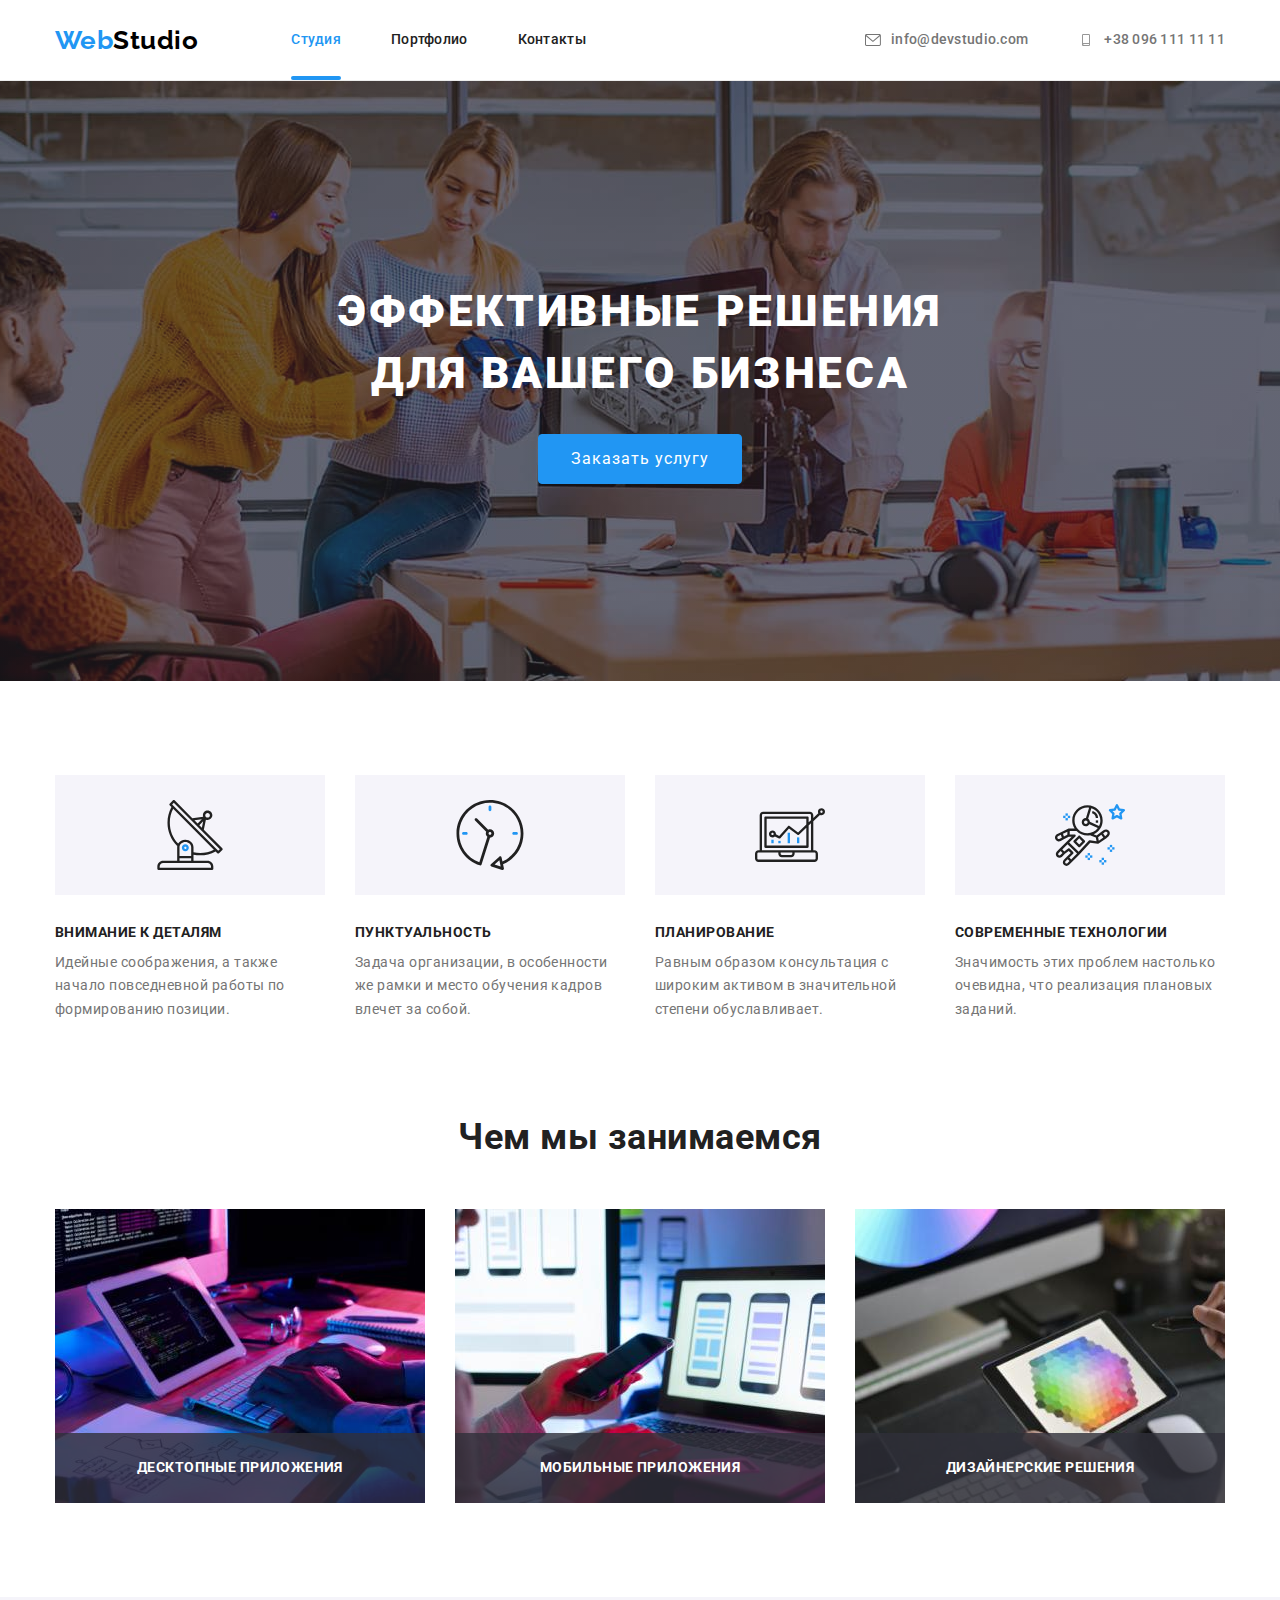
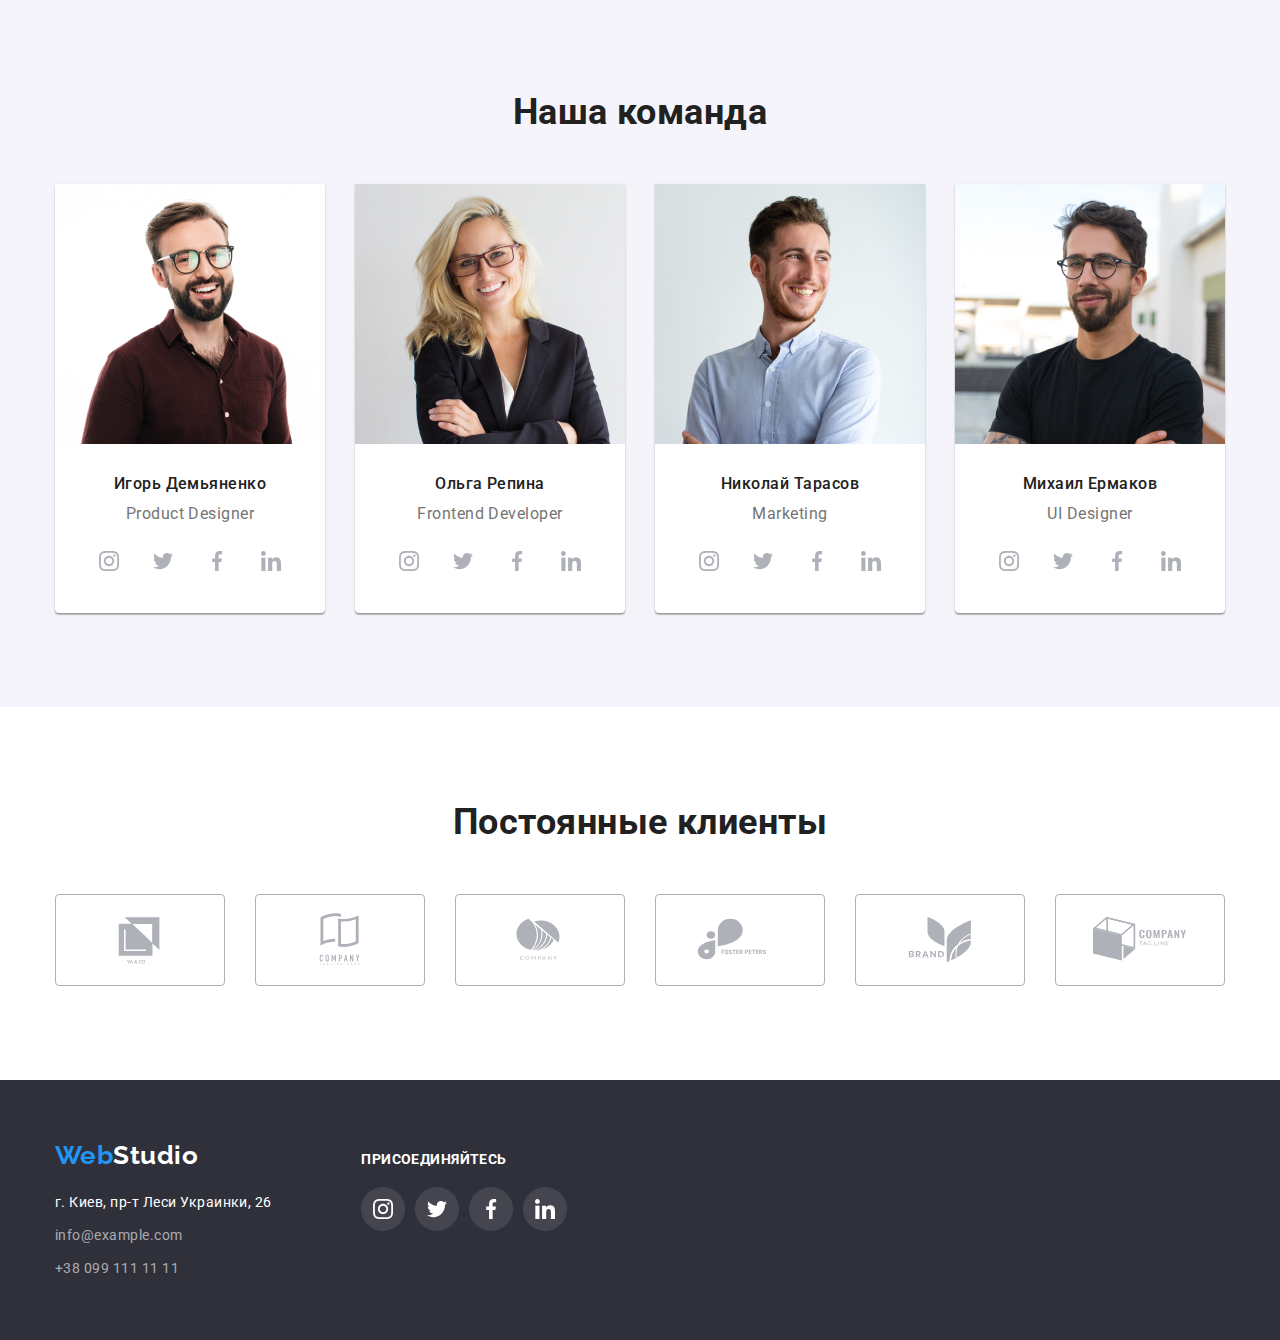
<file: index.html>
<!DOCTYPE html>
<html lang="en">
  <head>
    <meta charset="UTF-8" />
    <meta http-equiv="X-UA-Compatible" content="IE=edge" />
    <meta name="viewport" content="width=device-width, initial-scale=1.0" />
    <title>Web Studio</title>
    <link rel="preconnect" href="https://fonts.googleapis.com" />
    <link rel="preconnect" href="https://fonts.gstatic.com" crossorigin />
    <link
      href="https://fonts.googleapis.com/css2?family=Raleway:wght@700&family=Roboto:wght@400;500;700;900&display=swap"
      rel="stylesheet"
    />
    <link
      rel="stylesheet"
      href="https://cdnjs.cloudflare.com/ajax/libs/modern-normalize/1.1.0/modern-normalize.min.css"
    />
    <link rel="stylesheet" href="./css/styles.css" />
  </head>

  <body>
    <!-- header -->
    <header class="top-header">
      <div class="container">
        <nav class="site-nav">
          <a href="./index.html" class="logo"
            ><span class="logo-firstpart">Web</span>Studio</a
          >
          <ul class="site-nav-list list">
            <li class="site-nav-item">
              <a href="./index.html" class="nav-link current">Студия</a>
            </li>
            <li class="site-nav-item">
              <a href="./portfolio.html" class="nav-link">Портфолио</a>
            </li>
            <li class="site-nav-item">
              <a href="" class="nav-link">Контакты</a>
            </li>
          </ul>
        </nav>
        <ul class="contacts-list list">
          <li class="contacts-item">
            <a class="contact-mail" href="mailto:info@devstudio.com">
              <svg class="contact-mail-icon" width="16" height="12">
                <use href="./images/icons.svg#envelope"></use></svg
              >info@devstudio.com</a
            >
          </li>
          <li class="contacts-item">
            <a class="contact-tel" href="tel:+380961111111">
              <svg class="contact-tel-icon" width="16" height="12">
                <use href="./images/icons.svg#smartphone"></use></svg
              >+38 096 111 11 11</a
            >
          </li>
        </ul>
      </div>
    </header>

    <!-- STUDIO -->
    <main>
      <!-- HERO -->
      <section class="hero-section">
        <div class="container">
          <h1 class="hero-title">Эффективные решения для вашего бизнеса</h1>
          <button type="button" class="hero-btn" data-modal-open>
            Заказать услугу
          </button>
        </div>
      </section>

      <!-- FEATURES -->
      <section class="features-section">
        <div class="container">
          <ul class="features-list list">
            <li class="features-item">
              <div class="features-bg">
                <svg class="features-icons" width="70px" height="70px">
                  <use href="./images/icons.svg#antenna"></use>
                </svg>
              </div>
              <h3 class="features-title">Внимание к деталям</h3>
              <p class="features-desc">
                Идейные соображения, а также начало повседневной работы по
                формированию позиции.
              </p>
            </li>
            <li class="features-item">
              <div class="features-bg">
                <svg class="features-icons" width="70px" height="70px">
                  <use href="./images/icons.svg#clock"></use>
                </svg>
              </div>
              <h3 class="features-title">Пунктуальность</h3>
              <p class="features-desc">
                Задача организации, в особенности же рамки и место обучения
                кадров влечет за собой.
              </p>
            </li>
            <li class="features-item">
              <div class="features-bg">
                <svg class="features-icons" width="70px" height="70px">
                  <use href="./images/icons.svg#diagram"></use>
                </svg>
              </div>
              <h3 class="features-title">Планирование</h3>
              <p class="features-desc">
                Равным образом консультация с широким активом в значительной
                степени обуславливает.
              </p>
            </li>
            <li class="features-item">
              <div class="features-bg">
                <svg class="features-icons" width="70" height="70">
                  <use href="./images/icons.svg#astronaut"></use>
                </svg>
              </div>
              <h3 class="features-title">Современные технологии</h3>
              <p class="features-desc">
                Значимость этих проблем настолько очевидна, что реализация
                плановых заданий.
              </p>
            </li>
          </ul>
        </div>
      </section>

      <!-- OUR WORK -->
      <section class="work-section">
        <div class="container">
          <h2 class="section-title">Чем мы занимаемся</h2>
          <ul class="work-section-list list">
            <li class="work-section-item">
              <img
                src="./images/aboutwork/img-1.jpg"
                alt="Создание сайтов для ПК"
                width="370"
                height="294"
                class="work-section-img"
              />
              <div class="work-section-text-container">
                <p class="work-section-title">Десктопные приложения</p>
              </div>
            </li>
            <li class="work-section-item">
              <img
                src="./images/aboutwork/img-2.jpg"
                alt="Создание сайтов для телефонов"
                width="370"
                height="294"
                class="work-section-img"
              />
              <div class="work-section-text-container">
                <p class="work-section-title">Мобильные приложения</p>
              </div>
            </li>
            <li class="work-section-item">
              <img
                src="./images/aboutwork/img-3.jpg"
                alt="Создание сайтов для планшетов"
                width="370"
                height="294"
                class="work-section-img"
              />
              <div class="work-section-text-container">
                <p class="work-section-title">Дизайнерские решения</p>
              </div>
            </li>
          </ul>
        </div>
      </section>

      <!-- OUR TEAM -->
      <section class="our-team-section">
        <div class="container">
          <h2 class="section-title">Наша команда</h2>
          <ul class="our-team-list list">
            <li class="our-team-item">
              <img
                src="./images/team/team-card-1.jpg"
                alt="Игорь Демьяненко"
                width="270"
                height="260"
                class="team-card-img"
              />
              <div class="team-card-titletext">
                <h3 class="team-card-title">Игорь Демьяненко</h3>
                <p class="team-card-text">Product Designer</p>
                <ul class="social-list list">
                  <li class="social-list-item">
                    <a href="" class="social-list-link">
                      <svg class="social-list-icon" width="20" height="20">
                        <use href="./images/icons.svg#instagram"></use>
                      </svg>
                    </a>
                  </li>
                  <li class="social-list-item">
                    <a href="" class="social-list-link">
                      <svg class="social-list-icon" width="20" height="20">
                        <use href="./images/icons.svg#twitter"></use>
                      </svg>
                    </a>
                  </li>
                  <li class="social-list-item">
                    <a href="" class="social-list-link">
                      <svg class="social-list-icon" width="20" height="20">
                        <use href="./images/icons.svg#facebook"></use>
                      </svg>
                    </a>
                  </li>
                  <li class="social-list-item">
                    <a href="" class="social-list-link">
                      <svg class="social-list-icon" width="20" height="20">
                        <use href="./images/icons.svg#linkedin"></use>
                      </svg>
                    </a>
                  </li>
                </ul>
              </div>
            </li>
            <li class="our-team-item">
              <img
                src="./images/team/team-card-2.jpg"
                alt="Ольга Репина"
                width="270"
                height="260"
                class="team-card-img"
              />
              <div class="team-card-titletext">
                <h3 class="team-card-title">Ольга Репина</h3>
                <p class="team-card-text">Frontend Developer</p>
                <ul class="social-list list">
                  <li class="social-list-item">
                    <a href="" class="social-list-link">
                      <svg class="social-list-icon" width="20" height="20">
                        <use href="./images/icons.svg#instagram"></use>
                      </svg>
                    </a>
                  </li>
                  <li class="social-list-item">
                    <a href="" class="social-list-link">
                      <svg class="social-list-icon" width="20" height="20">
                        <use href="./images/icons.svg#twitter"></use>
                      </svg>
                    </a>
                  </li>
                  <li class="social-list-item">
                    <a href="" class="social-list-link">
                      <svg class="social-list-icon" width="20" height="20">
                        <use href="./images/icons.svg#facebook"></use>
                      </svg>
                    </a>
                  </li>
                  <li class="social-list-item">
                    <a href="" class="social-list-link">
                      <svg class="social-list-icon" width="20" height="20">
                        <use href="./images/icons.svg#linkedin"></use>
                      </svg>
                    </a>
                  </li>
                </ul>
              </div>
            </li>
            <li class="our-team-item">
              <img
                src="./images/team/team-card-3.jpg"
                alt="Николай Тарасов"
                width="270"
                height="260"
                class="team-card-img"
              />
              <div class="team-card-titletext">
                <h3 class="team-card-title">Николай Тарасов</h3>
                <p class="team-card-text">Marketing</p>
                <ul class="social-list list">
                  <li class="social-list-item">
                    <a href="" class="social-list-link">
                      <svg class="social-list-icon" width="20" height="20">
                        <use href="./images/icons.svg#instagram"></use>
                      </svg>
                    </a>
                  </li>
                  <li class="social-list-item">
                    <a href="" class="social-list-link">
                      <svg class="social-list-icon" width="20" height="20">
                        <use href="./images/icons.svg#twitter"></use>
                      </svg>
                    </a>
                  </li>
                  <li class="social-list-item">
                    <a href="" class="social-list-link">
                      <svg class="social-list-icon" width="20" height="20">
                        <use href="./images/icons.svg#facebook"></use>
                      </svg>
                    </a>
                  </li>
                  <li class="social-list-item">
                    <a href="" class="social-list-link">
                      <svg class="social-list-icon" width="20" height="20">
                        <use href="./images/icons.svg#linkedin"></use>
                      </svg>
                    </a>
                  </li>
                </ul>
              </div>
            </li>
            <li class="our-team-item">
              <img
                src="./images/team/team-card-4.jpg"
                alt="Михаил Ермаков"
                width="270"
                height="260"
                class="team-card-img"
              />
              <div class="team-card-titletext">
                <h3 class="team-card-title">Михаил Ермаков</h3>
                <p class="team-card-text">UI Designer</p>
                <ul class="social-list list">
                  <li class="social-list-item">
                    <a href="" class="social-list-link">
                      <svg class="social-list-icon" width="20" height="20">
                        <use href="./images/icons.svg#instagram"></use>
                      </svg>
                    </a>
                  </li>
                  <li class="social-list-item">
                    <a href="" class="social-list-link">
                      <svg class="social-list-icon" width="20" height="20">
                        <use href="./images/icons.svg#twitter"></use>
                      </svg>
                    </a>
                  </li>
                  <li class="social-list-item">
                    <a href="" class="social-list-link">
                      <svg class="social-list-icon" width="20" height="20">
                        <use href="./images/icons.svg#facebook"></use>
                      </svg>
                    </a>
                  </li>
                  <li class="social-list-item">
                    <a href="" class="social-list-link">
                      <svg class="social-list-icon" width="20" height="20">
                        <use href="./images/icons.svg#linkedin"></use>
                      </svg>
                    </a>
                  </li>
                </ul>
              </div>
            </li>
          </ul>
        </div>
      </section>

      <!-- CLIENTS -->
      <section class="clients-section">
        <div class="container">
          <h3 class="section-title">Постоянные клиенты</h3>
          <ul class="clients-list list">
            <li class="clients-item">
              <a href="" class="clients-link">
                <svg class="clients-icon" width="106" height="60">
                  <use href="./images/icons.svg#logo-1"></use></svg
              ></a>
            </li>
            <li class="clients-item">
              <a href="" class="clients-link">
                <svg class="clients-icon" width="106" height="60">
                  <use href="./images/icons.svg#logo-2"></use></svg
              ></a>
            </li>
            <li class="clients-item">
              <a href="" class="clients-link">
                <svg class="clients-icon" width="106" height="60">
                  <use href="./images/icons.svg#logo-3"></use></svg
              ></a>
            </li>
            <li class="clients-item">
              <a href="" class="clients-link">
                <svg class="clients-icon" width="106" height="60">
                  <use href="./images/icons.svg#logo-4"></use></svg
              ></a>
            </li>
            <li class="clients-item">
              <a href="" class="clients-link">
                <svg class="clients-icon" width="106" height="60">
                  <use href="./images/icons.svg#logo-5"></use></svg
              ></a>
            </li>
            <li class="clients-item">
              <a href="" class="clients-link">
                <svg class="clients-icon" width="106" height="60">
                  <use href="./images/icons.svg#logo-6"></use></svg
              ></a>
            </li>
          </ul>
        </div>
      </section>
    </main>

    <!-- FOOTER -->
    <footer class="footer">
      <div class="footer-container container">
        <div class="footer-contacts-container">
          <a href="./index.html" class="logo"
            ><span class="logo-firstpart">Web</span>Studio</a
          >
          <address class="studio-address">
            <ul class="footer-contacts-list list">
              <li class="footer-contacts-item">
                <a
                  href="https://goo.gl/maps/VdQWWz9B43m97snR7"
                  target="_blank"
                  rel="noreferrer noopener"
                  class="footer-contact-address"
                  >г. Киев, пр-т Леси Украинки, 26</a
                >
              </li>
              <li class="footer-contacts-item">
                <a href="mailto:info@example.com" class="footer-contact-mail"
                  >info@example.com</a
                >
              </li>
              <li class="footer-contacts-item">
                <a href="tel:+380991111111" class="footer-contact-tel"
                  >+38 099 111 11 11</a
                >
              </li>
            </ul>
          </address>
        </div>

        <!-- FOOTER SOCIAL -->
        <div class="footer-social-container">
          <h3 class="footer-social-title">присоединяйтесь</h3>
          <ul class="footer-social-list list">
            <li class="footer-social-item">
              <a href="" class="footer-social-link">
                <svg class="footer-social-icon" width="20px" height="20px">
                  <use href="./images/icons.svg#instagram"></use>
                </svg>
              </a>
            </li>
            <li class="footer-social-item">
              <a href="" class="footer-social-link">
                <svg class="footer-social-icon" width="20px" height="20px">
                  <use href="./images/icons.svg#twitter"></use>
                </svg>
              </a>
            </li>
            <li class="footer-social-item">
              <a href="" class="footer-social-link">
                <svg class="footer-social-icon" width="20px" height="20px">
                  <use href="./images/icons.svg#facebook"></use>
                </svg>
              </a>
            </li>
            <li class="footer-social-item">
              <a href="" class="footer-social-link">
                <svg class="footer-social-icon" width="20px" height="20px">
                  <use href="./images/icons.svg#linkedin"></use>
                </svg>
              </a>
            </li>
          </ul>
        </div>
      </div>
    </footer>
    <div class="backdrop is-hidden" data-modal>
      <div class="modal">
        <button type="button" class="modal-close-btn" data-modal-close>
          <svg class="modal-close-btn-icon" width="18" height="18">
            <use href="./images/icons.svg#close"></use>
          </svg>
        </button>
      </div>
    </div>

    <script src="./js/modal.js"></script>
  </body>
</html>
</file>
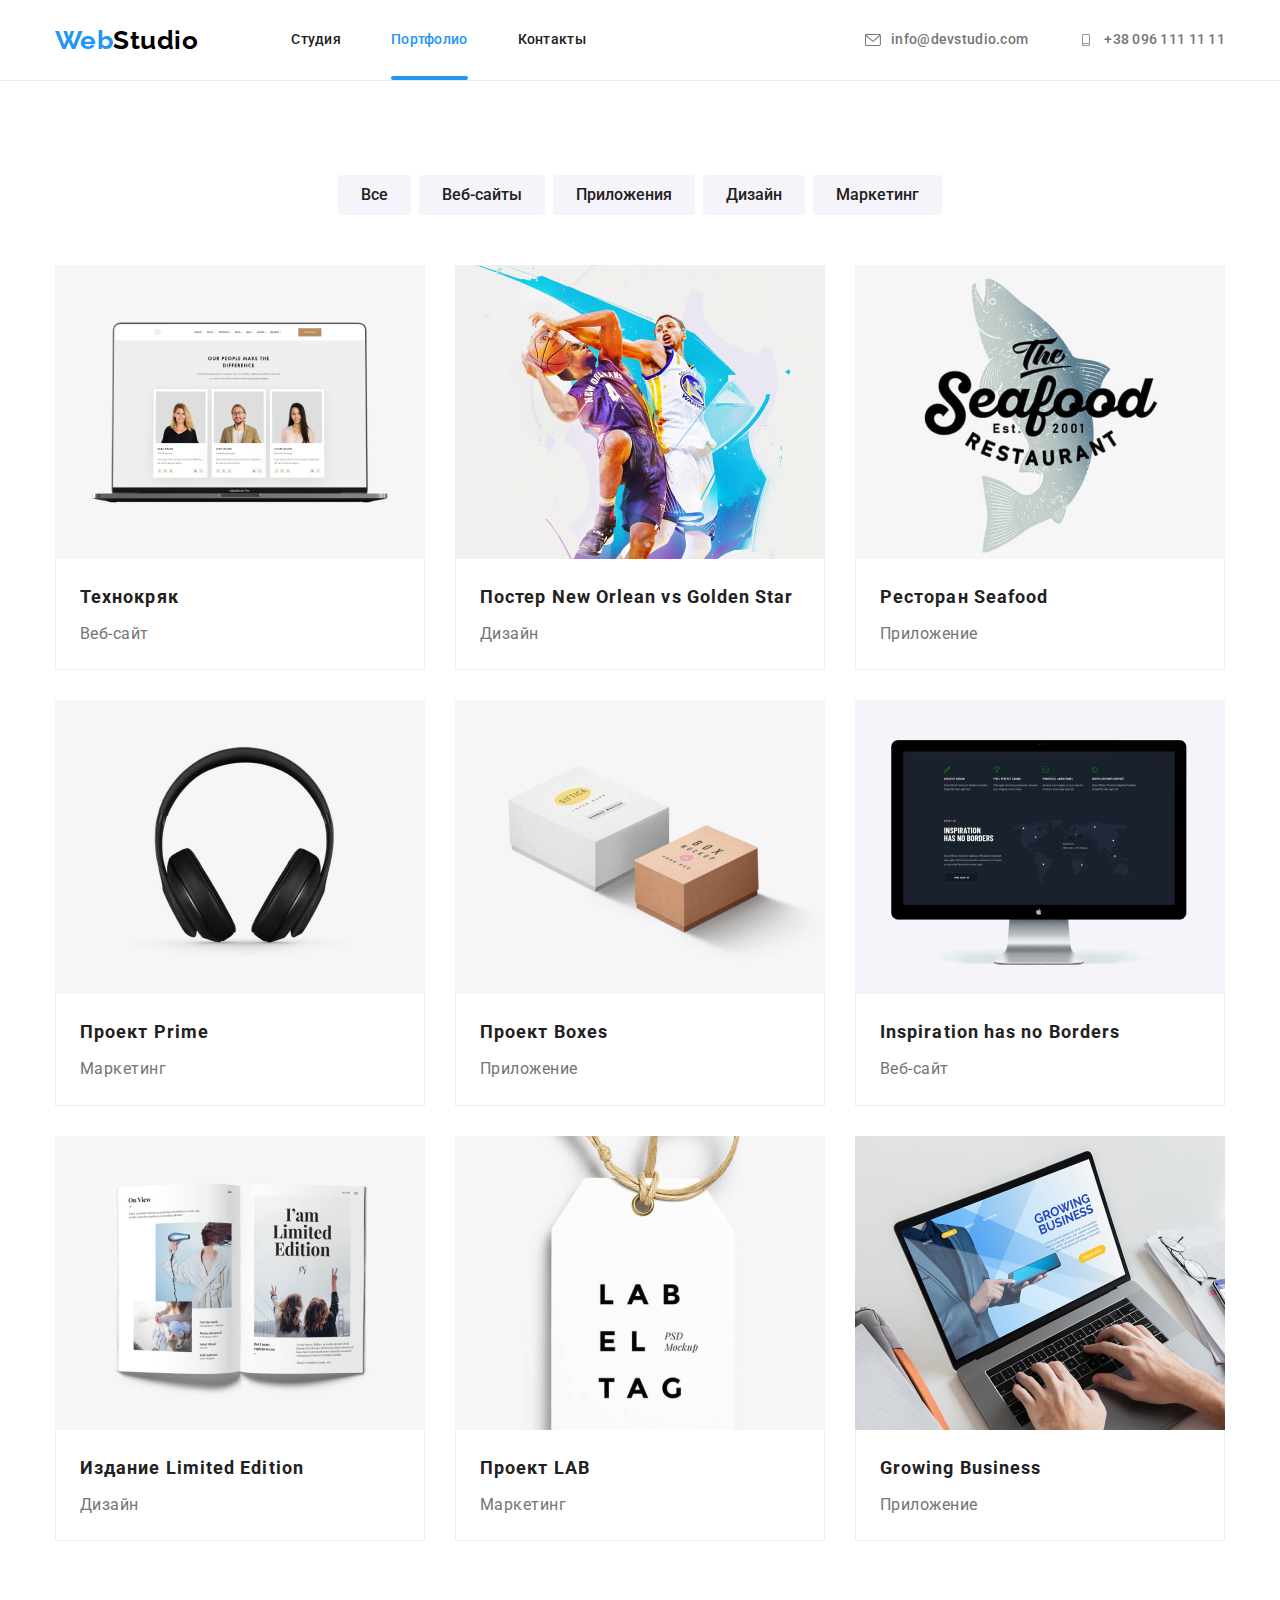
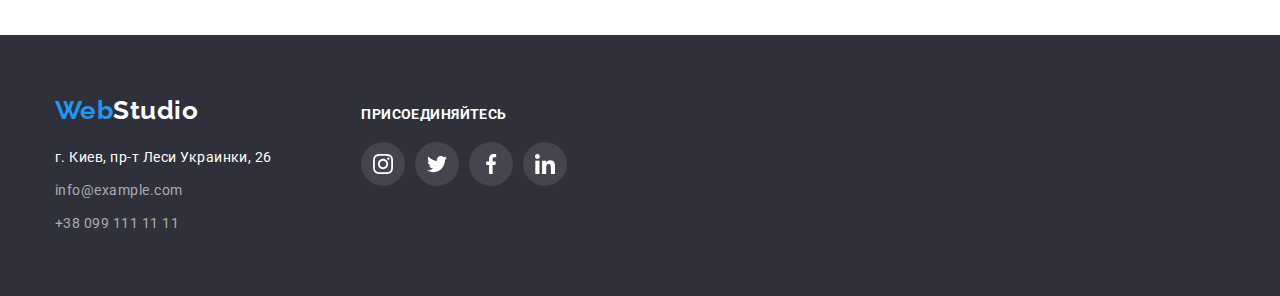
<file: portfolio.html>
<!DOCTYPE html>
<html lang="en">
  <head>
    <meta charset="UTF-8" />
    <meta http-equiv="X-UA-Compatible" content="IE=edge" />
    <meta name="viewport" content="width=device-width, initial-scale=1.0" />
    <title>portfolio</title>
    <link rel="preconnect" href="https://fonts.googleapis.com" />
    <link rel="preconnect" href="https://fonts.gstatic.com" crossorigin />
    <link
      href="https://fonts.googleapis.com/css2?family=Raleway:wght@700&family=Roboto:wght@400;500;700;900&display=swap"
      rel="stylesheet"
    />
    <link
      rel="stylesheet"
      href="https://cdnjs.cloudflare.com/ajax/libs/modern-normalize/1.1.0/modern-normalize.min.css"
    />
    <link rel="stylesheet" href="./css/styles.css" />
  </head>

  <body>
    <!-- HEADER -->
    <header class="top-header">
      <div class="container">
        <nav class="site-nav">
          <a href="./index.html" class="logo"
            ><span class="logo-firstpart">Web</span>Studio</a
          >
          <ul class="site-nav-list list">
            <li class="site-nav-item">
              <a href="./index.html" class="nav-link">Студия</a>
            </li>
            <li class="site-nav-item">
              <a href="./portfolio.html" class="nav-link current">Портфолио</a>
            </li>
            <li class="site-nav-item">
              <a href="" class="nav-link">Контакты</a>
            </li>
          </ul>
        </nav>
        <ul class="contacts-list list">
          <li class="contacts-item">
            <a class="contact-mail" href="mailto:info@devstudio.com">
              <svg class="contact-mail-icon" width="16" height="12">
                <use href="./images/icons.svg#envelope"></use></svg
              >info@devstudio.com</a
            >
          </li>
          <li class="contacts-item">
            <a class="contact-tel" href="tel:+380961111111">
              <svg class="contact-tel-icon" width="16" height="12">
                <use href="./images/icons.svg#smartphone"></use></svg
              >+38 096 111 11 11</a
            >
          </li>
        </ul>
      </div>
    </header>

    <!-- PORTFOLIO -->
    <main>
      <section class="portfolio-section">
        <div class="container">
          <h1 class="portfolio-title">Портфолио</h1>

          <!-- PORTFOLIO FILTERS -->

          <ul class="portfolio-filters-list list">
            <li class="portfolio-filter-item">
              <button type="button" class="portfolio-filter-btn">Все</button>
            </li>
            <li class="portfolio-filter-item">
              <button type="button" class="portfolio-filter-btn">
                Веб-сайты
              </button>
            </li>
            <li class="portfolio-filter-item">
              <button type="button" class="portfolio-filter-btn">
                Приложения
              </button>
            </li>
            <li class="portfolio-filter-item">
              <button type="button" class="portfolio-filter-btn">Дизайн</button>
            </li>
            <li class="portfolio-filter-item">
              <button type="button" class="portfolio-filter-btn">
                Маркетинг
              </button>
            </li>
          </ul>

          <!-- PORTFOLIO PROJECTS-->

          <ul class="portfolio-project-list list">
            <li class="portfolio-project-item">
              <a href="" class="portfolio-project-link">
                <div class="portfolio-project-img-container">
                  <img
                    src="./images/portfolio/port-img-1.jpg"
                    alt="Страница веб-сайта Технокряк"
                    width="370"
                    height="294"
                    class="portfolio-project-card"
                  />
                  <div class="portfolio-project-overlay-container">
                    <p class="portfolio-project-overlay-text">
                      Ресурс предлагает комплексные предложения с разным уровнем
                      функционала и сервисов. Все это позволит посетителю
                      получить исчерпывающие сведения о компании или частном
                      лице.
                    </p>
                  </div>
                </div>

                <div class="portfolio-project-card-titletext">
                  <h3 class="portfolio-project-card-title">Технокряк</h3>
                  <p class="portfolio-project-card-text">Веб-сайт</p>
                </div>
              </a>
            </li>
            <li class="portfolio-project-item">
              <a href="" class="portfolio-project-link">
                <div class="portfolio-project-img-container">
                  <img
                    src="./images/portfolio/port-img-2.jpg"
                    alt="Постер New Orlean vs Golden Star"
                    width="370"
                    height="294"
                    class="portfolio-project-card"
                  />
                  <div class="portfolio-project-overlay-container">
                    <p class="portfolio-project-overlay-text"></p>
                  </div>
                </div>

                <div class="portfolio-project-card-titletext">
                  <h3 class="portfolio-project-card-title">
                    Постер New Orlean vs Golden Star
                  </h3>
                  <p class="portfolio-project-card-text">Дизайн</p>
                </div>
              </a>
            </li>
            <li class="portfolio-project-item">
              <a href="" class="portfolio-project-link">
                <div class="portfolio-project-img-container">
                  <img
                    src="./images/portfolio/port-img-3.jpg"
                    alt="Логотип приложения ресторана Seafood"
                    width="370"
                    height="294"
                    class="portfolio-project-card"
                  />
                  <div class="portfolio-project-overlay-container">
                    <p class="portfolio-project-overlay-text"></p>
                  </div>
                </div>

                <div class="portfolio-project-card-titletext">
                  <h3 class="portfolio-project-card-title">Ресторан Seafood</h3>
                  <p class="portfolio-project-card-text">Приложение</p>
                </div>
              </a>
            </li>
            <li class="portfolio-project-item">
              <a href="" class="portfolio-project-link">
                <div class="portfolio-project-img-container">
                  <img
                    src="./images/portfolio/port-img-4.jpg"
                    alt="Наушники"
                    width="370"
                    height="294"
                    class="portfolio-project-card"
                  />
                  <div class="portfolio-project-overlay-container">
                    <p class="portfolio-project-overlay-text"></p>
                  </div>
                </div>

                <div class="portfolio-project-card-titletext">
                  <h3 class="portfolio-project-card-title">Проект Prime</h3>
                  <p class="portfolio-project-card-text">Маркетинг</p>
                </div>
              </a>
            </li>
            <li class="portfolio-project-item">
              <a href="" class="portfolio-project-link">
                <div class="portfolio-project-img-container">
                  <img
                    src="./images/portfolio/port-img-5.jpg"
                    alt="Приложение для проекта Boxes"
                    width="370"
                    height="294"
                    class="portfolio-project-card"
                  />
                  <div class="portfolio-project-overlay-container">
                    <p class="portfolio-project-overlay-text"></p>
                  </div>
                </div>

                <div class="portfolio-project-card-titletext">
                  <h3 class="portfolio-project-card-title">Проект Boxes</h3>
                  <p class="portfolio-project-card-text">Приложение</p>
                </div>
              </a>
            </li>
            <li class="portfolio-project-item">
              <a href="" class="portfolio-project-link">
                <div class="portfolio-project-img-container">
                  <img
                    src="./images/portfolio/port-img-6.jpg"
                    alt="Веб-сайт Inspiration has no Borders"
                    width="370"
                    height="294"
                    class="portfolio-project-card"
                  />
                  <div class="portfolio-project-overlay-container">
                    <p class="portfolio-project-overlay-text"></p>
                  </div>
                </div>

                <div class="portfolio-project-card-titletext">
                  <h3 class="portfolio-project-card-title">
                    Inspiration has no Borders
                  </h3>
                  <p class="portfolio-project-card-text">Веб-сайт</p>
                </div>
              </a>
            </li>
            <li class="portfolio-project-item">
              <a href="" class="portfolio-project-link">
                <div class="portfolio-project-img-container">
                  <img
                    src="./images/portfolio/port-img-7.jpg"
                    alt="Дизайн страницы журнала"
                    width="370"
                    height="294"
                    class="portfolio-project-card"
                  />
                  <div class="portfolio-project-overlay-container">
                    <p class="portfolio-project-overlay-text"></p>
                  </div>
                </div>

                <div class="portfolio-project-card-titletext">
                  <h3 class="portfolio-project-card-title">
                    Издание Limited Edition
                  </h3>
                  <p class="portfolio-project-card-text">Дизайн</p>
                </div>
              </a>
            </li>
            <li class="portfolio-project-item">
              <a href="" class="portfolio-project-link">
                <div class="portfolio-project-img-container">
                  <img
                    src="./images/portfolio/port-img-8.jpg"
                    alt="Проект LAB"
                    width="370"
                    height="294"
                    class="portfolio-project-card"
                  />
                  <div class="portfolio-project-overlay-container">
                    <p class="portfolio-project-overlay-text"></p>
                  </div>
                </div>

                <div class="portfolio-project-card-titletext">
                  <h3 class="portfolio-project-card-title">Проект LAB</h3>
                  <p class="portfolio-project-card-text">Маркетинг</p>
                </div>
              </a>
            </li>
            <li class="portfolio-project-item">
              <a href="" class="portfolio-project-link">
                <div class="portfolio-project-img-container">
                  <img src="./images/portfolio/port-img-9.jpg" alt="Приложение
                  Growing Business" width="370" height="294"
                  class="portfolio-project-
                  class="portfolio-project-overlay-container"card" />
                  <div class="portfolio-project-overlay-container">
                    <p class="portfolio-project-overlay-text"></p>
                  </div>
                </div>

                <div class="portfolio-project-card-titletext">
                  <h3 class="portfolio-project-card-title">Growing Business</h3>
                  <p class="portfolio-project-card-text">Приложение</p>
                </div>
              </a>
            </li>
          </ul>
        </div>
      </section>
    </main>

    <!-- FOOTER -->

    <footer class="footer">
      <div class="footer-container container">
        <div class="footer-contacts-container">
          <a href="./index.html" class="logo"
            ><span class="logo-firstpart">Web</span>Studio</a
          >
          <address class="studio-address">
            <ul class="footer-contacts-list list">
              <li class="footer-contacts-item">
                <a
                  href="https://goo.gl/maps/VdQWWz9B43m97snR7"
                  target="_blank"
                  rel="noreferrer noopener"
                  class="footer-contact-address"
                  >г. Киев, пр-т Леси Украинки, 26</a
                >
              </li>
              <li class="footer-contacts-item">
                <a href="mailto:info@example.com" class="footer-contact-mail"
                  >info@example.com</a
                >
              </li>
              <li class="footer-contacts-item">
                <a href="tel:+380991111111" class="footer-contact-tel"
                  >+38 099 111 11 11</a
                >
              </li>
            </ul>
          </address>
        </div>

        <!-- FOOTER SOCIAL -->
        <div class="footer-social-container">
          <h3 class="footer-social-title">присоединяйтесь</h3>
          <ul class="footer-social-list list">
            <li class="footer-social-item">
              <a href="" class="footer-social-link">
                <svg class="footer-social-icon" width="20px" height="20px">
                  <use href="./images/icons.svg#instagram"></use>
                </svg>
              </a>
            </li>
            <li class="footer-social-item">
              <a href="" class="footer-social-link">
                <svg class="footer-social-icon" width="20px" height="20px">
                  <use href="./images/icons.svg#twitter"></use>
                </svg>
              </a>
            </li>
            <li class="footer-social-item">
              <a href="" class="footer-social-link">
                <svg class="footer-social-icon" width="20px" height="20px">
                  <use href="./images/icons.svg#facebook"></use>
                </svg>
              </a>
            </li>
            <li class="footer-social-item">
              <a href="" class="footer-social-link">
                <svg class="footer-social-icon" width="20px" height="20px">
                  <use href="./images/icons.svg#linkedin"></use>
                </svg>
              </a>
            </li>
          </ul>
        </div>
      </div>
    </footer>
  </body>
</html>
</file>
<file: css/styles.css>
*,
*::before,
*::after {
  box-sizing: border-box;
}
.visually-hidden {
  position: absolute;
  width: 1px;
  height: 1px;
  margin: -1px;
  border: 0;
  padding: 0;

  white-space: nowrap;
  clip-path: inset(100%);
  clip: rect(0 0 0 0);
  overflow: hidden;
}
:root {
  --text-color-grey: #757575;
  --title-text-color-black: #212121;
  --accent-background-color: #2f303a;
  --accent-color-blue: #2196f3;
  --accent-fill: #afb1b8;
}
body {
  margin: 0;
  font-family: Roboto, sans-serif;
  font-style: normal;
  letter-spacing: 0.03em;
  color: var(--text-color-grey);
  background-color: #ffffff;
}
.list {
  list-style: none;
}
.link {
  text-decoration: none;
  display: block;
}

h1,
h2,
h3,
p {
  margin-top: 0;
  margin-bottom: 0;
}

ul,
ol {
  padding-left: 0;
  margin-top: 0;
  margin-bottom: 0;
}

img {
  display: block;
}

.container {
  width: 1200px;
  margin-left: auto;
  margin-right: auto;
  padding-left: 15px;
  padding-right: 15px;
}

/* =========HEADER============= */
/* LOGO */
.top-header {
  border-bottom: 1px solid #ececec;
}
.top-header .container {
  display: flex;
  align-items: center;
}

.logo {
  font-family: Raleway, sans-serif;
  font-weight: 700;
  font-size: 26px;
  line-height: 1.2;
  text-decoration: none;
  padding-top: 25px;
  padding-bottom: 24px;
  margin-right: 93px;
}

.logo-firstpart {
  color: var(--accent-color-blue);
}

.top-header .logo {
  color: #000000;
}

.footer .logo {
  color: #ffffff;
  display: inline-block;
  margin-bottom: 20px;
  padding-top: 0;
  padding-bottom: 0;
}

/* ======SITE NAV========== */
.site-nav {
  display: flex;
  align-items: center;
}

.site-nav-item:not(:last-child) {
  margin-right: 50px;
}

.site-nav-list {
  display: flex;
  align-items: center;
}

.nav-link {
  position: relative;
  font-weight: 500;
  font-size: 14px;
  line-height: 1.1;
  letter-spacing: 0.02em;
  text-decoration: none;
  color: var(--title-text-color-black);
  display: block;
  padding-bottom: 32px;
  padding-top: 32px;

  transition: color 250ms cubic-bezier(0.4, 0, 0.2, 1);
}
.nav-link.current::after {
  content: "";
  position: absolute;
  display: block;
  left: 0;
  bottom: 0;
  width: 100%;
  height: 4px;
  border-radius: 2px;
  background-color: var(--accent-color-blue);
}

.nav-link:hover,
.nav-link:focus {
  color: var(--accent-color-blue);
}

.nav-link.current {
  color: var(--accent-color-blue);
}

/* =========CONTACTS=========== */

.contacts-list {
  display: flex;
  margin-left: auto;
}
.contacts-item:not(:last-child) {
  margin-right: 50px;
}

.contact-mail,
.contact-tel {
  display: flex;
  font-style: inherit;
  font-weight: 500;
  font-size: 14px;
  line-height: 1.1;
  letter-spacing: 0.02em;
  text-decoration: none;
  color: inherit;
  padding-top: 32px;
  padding-bottom: 32px;
  align-items: center;

  transition: color 250ms cubic-bezier(0.4, 0, 0.2, 1);
}
.contact-tel:hover .contact-tel-icon,
.contact-tel:focus .contact-tel-icon {
  fill: var(--accent-color-blue);
}
.contact-tel:hover,
.contact-tel:focus {
  color: var(--accent-color-blue);
}

.contact-mail:hover .contact-mail-icon,
.contact-mail:focus .contact-mail-icon {
  fill: var(--accent-color-blue);
}

.contact-mail:hover,
.contact-mail:focus {
  color: var(--accent-color-blue);
}

.contact-mail-icon {
  display: flex;
  align-items: center;
  margin-right: 10px;
  fill: #757575;

  transition: fill 250ms cubic-bezier(0.4, 0, 0.2, 1);
}
.contact-mail-icon:hover,
.contact-mail-icon:focus {
  fill: var(--accent-color-blue);
}
.contact-tel-icon:hover,
.contact-tel-icon:focus {
  fill: var(--accent-color-blue);
}
.contact-tel-icon {
  display: flex;
  align-items: center;
  margin-right: 10px;
  fill: #757575;

  transition: fill 250ms cubic-bezier(0.4, 0, 0.2, 1);
}
/*=============FOOTER============= */
.footer {
  padding-top: 60px;
  padding-bottom: 60px;
  background-color: var(--accent-background-color);
}
.footer-container {
  display: flex;
  align-items: baseline;
}
.footer-contacts-container {
  margin-right: 70px;
}
.studio-address {
  font-style: inherit;
}

.footer-contacts-item:not(:last-child) {
  margin-bottom: 9px;
}

.footer-contact-address,
.footer-contact-mail,
.footer-contact-tel {
  font-style: inherit;
  font-size: 14px;
  line-height: 1.7;
  text-decoration: none;
  color: rgba(255, 255, 255, 0.6);
}

.footer-contact-address {
  color: #ffffff;
}
.footer-social-title {
  font-weight: 700;
  font-size: 14px;
  line-height: 1.17;
  letter-spacing: 0.03em;
  text-transform: uppercase;
  color: #ffffff;
  margin-bottom: 20px;
}

.footer-social-list {
  display: flex;
  justify-content: center;
  align-items: center;
}

.footer-social-link {
  display: flex;
  align-items: center;
  justify-content: center;
  width: 44px;
  height: 44px;
  border-radius: 50%;
  border: 1px solid transparent;
  cursor: pointer;
  background: rgba(255, 255, 255, 0.1);

  transition: background-color 250ms cubic-bezier(0.4, 0, 0.2, 1);
}

.footer-social-link:hover,
.footer-social-link:focus {
  background: var(--accent-color-blue);
}

.footer-social-item:not(:last-child) {
  margin-right: 10px;
}

.footer-social-icon {
  width: 20px;
  height: 20px;
  fill: #ffffff;

  transition: fill 250ms cubic-bezier(0.4, 0, 0.2, 1);
}

/* ========MAIN STUDIO===========*/
/* hero */
.hero-section {
  max-width: 1600px;
  max-height: 600px;
  margin-right: auto;
  margin-left: auto;
  background-image: linear-gradient(
      to bottom,
      rgba(47, 48, 58, 0.4),
      rgba(47, 48, 58, 0.4)
    ),
    url(../css/img/Img.jpg);
  background-repeat: no-repeat;
  background-position: center;
  background-size: cover;
  /* box-shadow: 0px 4px 4px rgba(0, 0, 0, 0.25); */
  background-color: var(--accent-background-color);
  justify-content: center;
  padding-bottom: 200px;
  padding-top: 200px;
}
.hero-section .container {
}

.hero-title {
  font-weight: 900;
  font-size: 44px;
  line-height: 1.4;
  text-align: center;
  letter-spacing: 0.06em;
  text-transform: uppercase;
  color: #ffffff;
  max-width: 696px;
  margin-left: auto;
  margin-right: auto;
  margin-bottom: 30px;
}

.hero-btn {
  display: block;
  background-color: var(--accent-color-blue);
  color: #ffffff;
  font-family: inherit;
  font-style: inherit;
  align-items: center;
  text-align: center;
  letter-spacing: 0.06em;
  border: 1px solid var(--accent-color-blue);
  box-shadow: 0px 4px 4px rgba(0 0 0 0.15);
  border-radius: 4px;
  padding: 10px 32px;
  margin-left: auto;
  margin-right: auto;
  min-width: 200px;
  min-height: 50px;
  cursor: pointer;

  transition: background-color 250ms cubic-bezier(0.4, 0, 0.2, 1);
}

.hero-btn:hover,
.hero-btn:focus {
  background-color: #188ce8;
}

.section-title {
  font-weight: 700;
  font-size: 36px;
  line-height: 1.2;
  text-align: center;
  margin-bottom: 50px;
  color: var(--title-text-color-black);
}

/* =======FEATURES========== */
.features-bg {
  display: flex;
  align-items: center;
  justify-content: center;
  height: 120px;
  margin-bottom: 30px;
  background-color: #f5f4fa;
}
.features-icons {
  display: block;
  background-position: center;
}
.features-section {
  padding-top: 94px;
  padding-bottom: 94px;
}
.features-item {
  width: 270px;
}
.features-list {
  display: flex;
}

.features-item:not(:last-child) {
  margin-right: 30px;
}
.features-title {
  font-weight: 700;
  font-size: 14px;
  line-height: 1.1;
  text-transform: uppercase;
  margin-bottom: 10px;
  color: var(--title-text-color-black);
}

.features-desc {
  font-size: 14px;
  line-height: 1.7;
}

/* ========OUR WORK========== */
.work-section {
  padding-bottom: 94px;
  /* padding-top: 94px; */
}
.work-section-list {
  display: flex;
  margin-left: -30px;
  margin-top: -30px;
}
.work-section-item {
  flex-basis: calc((100% - 90px) / 3);
  margin-left: 30px;
  margin-top: 30px;
}
/* .work-section-list {
  display: flex;
  justify-content: space-between;
  padding-bottom: 94px;
} */
.work-section-item {
  position: relative;
}
.work-section-text-container {
  position: absolute;
  bottom: 0;
  width: 100%;
  min-height: 70px;
  background: rgba(47, 48, 58, 0.8);
  display: flex;
  justify-content: center;
  align-items: center;
}
.work-section-title {
  font-weight: 700;
  font-size: 14px;
  line-height: 1.14;
  text-align: center;
  letter-spacing: 0.03em;
  text-transform: uppercase;

  color: #ffffff;
}
/* =======OUR TEAM========== */
.our-team-section {
  background-color: #f5f4fa;
  padding-top: 94px;
  padding-bottom: 94px;
}
.our-team-list {
  display: flex;
  margin-left: -30px;
  margin-top: -30px;
}
.our-team-item {
  flex-basis: calc((100% - 120px) / 4);
  margin-left: 30px;
  margin-top: 30px;
  background: #ffffff;

  box-shadow: 0px 1px 3px rgba(0, 0, 0, 0.12), 0px 1px 1px rgba(0, 0, 0, 0.14),
    0px 2px 1px rgba(0, 0, 0, 0.2);
  border-radius: 0px 0px 4px 4px;
}

/* .our-team-list {
  display: flex;
  justify-content: space-between;
  padding-bottom: 94px;
} */

.team-card-img {
}

.team-card-title {
  font-weight: 500;
  font-size: 16px;
  line-height: 1.2;
  text-align: center;
  margin-bottom: 10px;
  color: var(--title-text-color-black);
}

.team-card-text {
  font-size: 16px;
  line-height: 1.2;
  text-align: center;
  letter-spacing: 0.03em;
  margin-bottom: 16px;
}
.team-card-titletext {
  padding-top: 30px;
  padding-bottom: 30px;
  padding-left: 10px;
  padding-right: 10px;
}
.social-list {
  display: flex;
  justify-content: center;
}
.social-list-item:not(:last-child) {
  margin-right: 10px;
}
.social-list-link {
  display: flex;
  align-items: center;
  justify-content: center;
  width: 44px;
  height: 44px;
  border-radius: 50%;
  background-color: #ffffff;

  transition: background-color 250ms cubic-bezier(0.4, 0, 0.2, 1);
}
.social-list-icon {
  fill: var(--accent-fill);

  transition: fill 250ms cubic-bezier(0.4, 0, 0.2, 1);
}
.social-list-link:hover .social-list-icon,
.social-list-link:focus .social-list-icon {
  fill: #ffffff;
}
.social-list-link:hover,
.social-list-link:focus {
  background-color: var(--accent-color-blue);
}

/* =======CLIENTS========== */

.clients-section {
  padding-top: 94px;
  padding-bottom: 94px;
}
.clients-section-title {
  margin-bottom: 50px;
}

.clients-list {
  display: flex;
}

.clients-item {
  width: 170px;
  height: 92px;
}

.clients-item:not(:last-child) {
  margin-right: 30px;
}

.clients-link {
  display: flex;
  width: 170px;
  height: 92px;
  border: 1px solid #afb1b8;
  border-radius: 4px;
  display: flex;
  align-items: center;
  justify-content: center;

  transition: border 250ms cubic-bezier(0.4, 0, 0.2, 1);
}
.clients-icon {
  display: flex;
  justify-content: center;
  fill: var(--accent-fill);

  transition: fill 250ms cubic-bezier(0.4, 0, 0.2, 1);
}
/* .clients-item:hover .clients-icon,
.clients-item:focus .clients-icon {
  fill: var(--accent-color-blue);
} */
.clients-link:hover .clients-icon,
.clients-link:focus .clients-icon {
  fill: var(--accent-color-blue);
}
.clients-link:hover,
.clients-link:focus {
  border: 1px solid var(--accent-color-blue);
}

/*/==============/MAIN STUDIO=========== */
/* ===========PORTFOLIO============= */
.portfolio-section {
  padding-top: 94px;
  padding-bottom: 94px;
}
.portfolio-title {
  display: none;
  font-weight: 700;
  font-size: 36px;
  line-height: 1.2;
  color: var(--title-text-color-black);
}

.portfolio-filters-list {
  display: flex;
  justify-content: center;
  margin-bottom: 50px;
}

.portfolio-filter-item:not(:last-child) {
  margin-right: 8px;
}

.portfolio-filter-btn {
  cursor: pointer;
  font-family: inherit;
  font-weight: 500;
  font-size: 16px;
  line-height: 1.6;
  text-align: center;
  background: #f5f4fa;
  border: 1px solid transparent;
  border-radius: 4px;
  padding: 6px 22px;
  color: var(--title-text-color-black);

  transition: background-color 250ms cubic-bezier(0.4, 0, 0.2, 1),
    color 250ms cubic-bezier(0.4, 0, 0.2, 1),
    box-shadow 250ms cubic-bezier(0.4, 0, 0.2, 1);
}
.portfolio-filter-btn:hover,
.portfolio-filter-btn:focus {
  background-color: var(--accent-color-blue);
  color: #ffffff;
  box-shadow: 0px 3px 1px rgba(0, 0, 0, 0.1), 0px 1px 2px rgba(0, 0, 0, 0.08),
    0px 2px 2px rgba(0, 0, 0, 0.12);
}

.portfolio-project-list {
  display: flex;
  flex-wrap: wrap;
  margin-left: -30px;
  margin-top: -30px;
}
.portfolio-project-list:last-child {
  /* margin-bottom: 94px; */
}

.portfolio-project-item {
  margin-left: 30px;
  margin-top: 30px;
  flex-basis: calc((100% - 90px) / 3);
}

.portfolio-project-link {
  text-decoration: none;
  color: inherit;
  display: block;

  transition: box-shadow 250ms cubic-bezier(0.4, 0, 0.2, 1);
}
.portfolio-project-link:hover .portfolio-project-overlay-container {
  opacity: 1;
}

.portfolio-project-img-container {
  position: relative;
  max-width: 370px;
  max-height: 294px;
  overflow: hidden;
}

.portfolio-project-overlay-container {
  position: absolute;
  top: 0;
  left: 0;
  transform: translate(0, 100%);
  width: 100%;
  height: 100%;
  background-color: rgba(33, 150, 243, 0.9);
  opacity: 0;

  transition: transform 250ms cubic-bezier(0.4, 0, 0.2, 1),
    opacity 250ms cubic-bezier(0.4, 0, 0.2, 1);
}

.portfolio-project-link:hover .portfolio-project-overlay-container {
  opacity: 1;
  transform: translate(0, 0);
}

.portfolio-project-overlay-text {
  font-weight: 400;
  font-size: 18px;
  line-height: 1.56;
  letter-spacing: 0.03em;
  padding: 63px 24px;

  color: #ffffff;
}
.portfolio-project-link:hover,
.portfolio-project-link:focus {
  box-shadow: 0px 1px 1px rgba(0, 0, 0, 0.12), 0px 4px 4px rgba(0, 0, 0, 0.06),
    1px 4px 6px rgba(0, 0, 0, 0.16);
}

.portfolio-project-card-title {
  font-weight: 700;
  font-size: 18px;
  line-height: 2;
  letter-spacing: 0.06em;
  margin-bottom: 4px;
  color: var(--title-text-color-black);
}

.portfolio-project-card-text {
  font-size: 16px;
  line-height: 1.9;
  /* margin-top: 4px; */
}

.portfolio-project-card-titletext {
  border-left: 1px solid #eeeeee;
  border-right: 1px solid #eeeeee;
  border-bottom: 1px solid #eeeeee;
  padding-left: 24px;
  padding-right: 24px;
  padding-bottom: 20px;
  padding-top: 20px;
}
/* ==========/PORTFOLIO=============== */

/* ===========MODAL WINDOW============== */
.backdrop {
  position: fixed;
  top: 0;
  left: 0;
  width: 100%;
  height: 100%;
  background-color: rgba(0, 0, 0, 0.5);

  transition: opacity 250ms cubic-bezier(0.4, 0, 0.2, 1),
    visibility 250ms cubic-bezier(0.4, 0, 0.2, 1);
}
.modal {
  position: absolute;
  top: 50%;
  left: 50%;
  transform: translate(-50%, -50%);
  width: 528px;
  height: 581px;
  background-color: rgb(255, 255, 255);
  border-radius: 1%;
}
.modal-close-btn {
  position: absolute;
  top: 8px;
  right: 8px;
  display: flex;
  align-items: center;
  justify-content: center;
  width: 30px;
  height: 30px;
  border: 1px solid rgba(0, 0, 0, 0.1);
  border-radius: 50%;
  background-color: transparent;
  cursor: pointer;
  padding: 0;
}
.backdrop.is-hidden {
  opacity: 0;
  visibility: hidden;
  pointer-events: none;
}
/* ===========/MODAL WINDOW============== */
</file>
